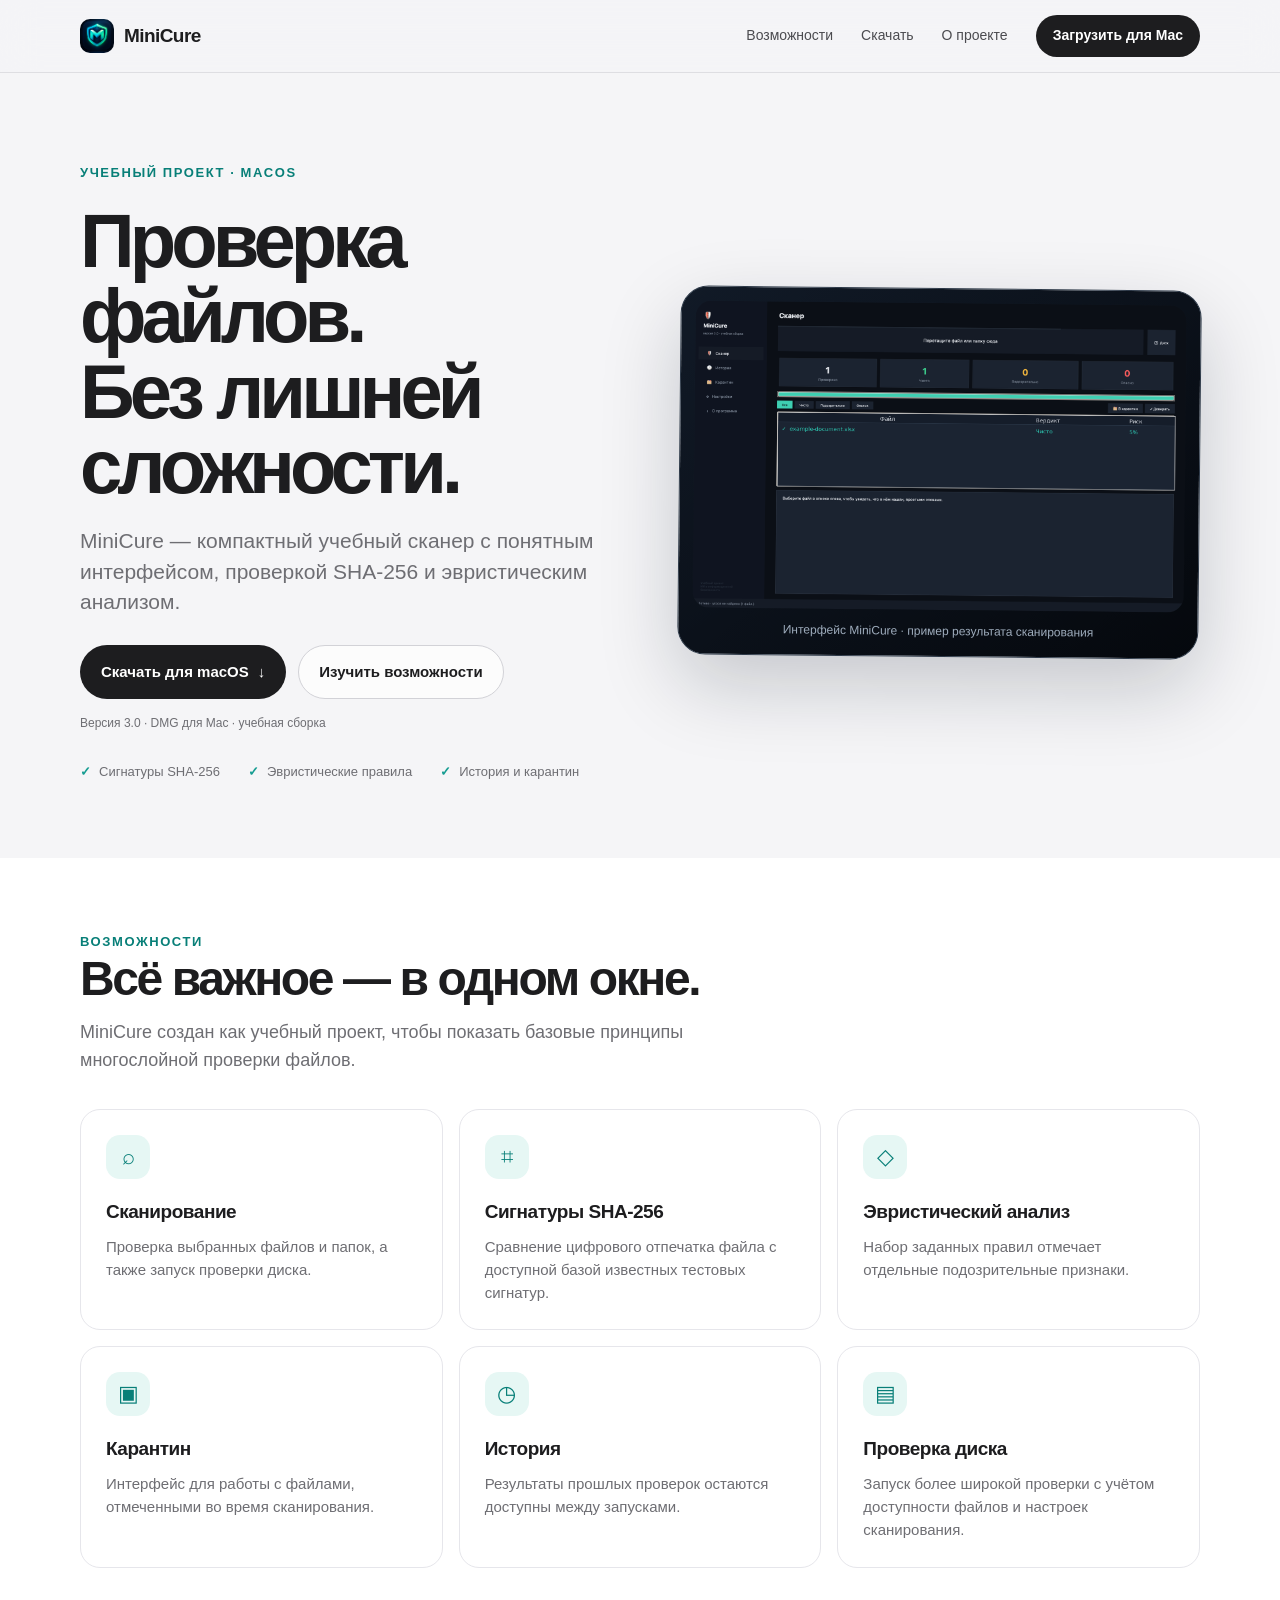
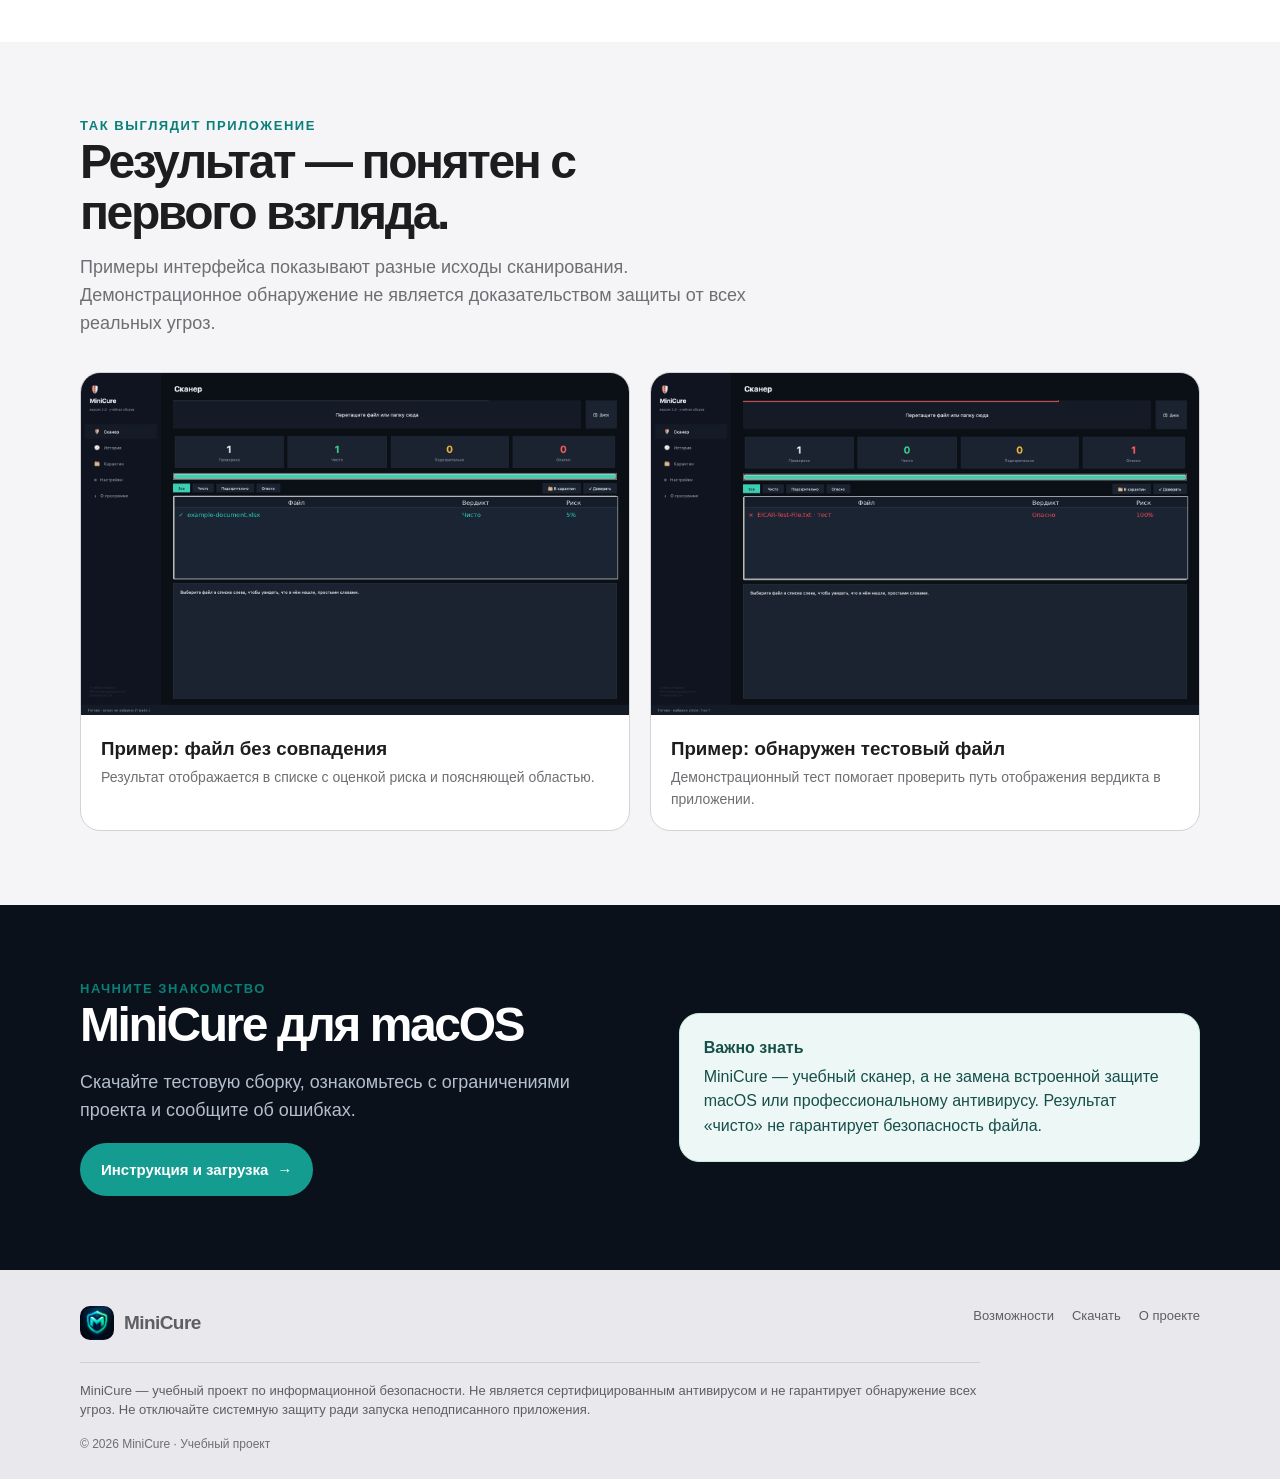
<file: index.html>
<!doctype html>
<html lang="ru"><head><meta charset="utf-8"><meta name="viewport" content="width=device-width,initial-scale=1"><meta name="theme-color" content="#f5f5f7"><meta name="description" content="MiniCure — учебный сканер безопасности для macOS. Проверка файлов по SHA-256, эвристический анализ, карантин и история сканирований."><title>MiniCure — простая проверка файлов на Mac</title><link rel="icon" type="image/png" href="assets/minicure-logo.png"><link rel="stylesheet" href="assets/site.css"></head>
<body><header class="site-header"><div class="wrap nav"><a class="brand" href="index.html"><img src="assets/minicure-logo.png" alt="Логотип MiniCure">MiniCure</a><button class="menu-toggle" aria-label="Открыть меню" aria-expanded="false">☰</button><nav class="nav-links"><a href="features.html">Возможности</a><a href="download.html">Скачать</a><a href="about.html">О проекте</a><a class="nav-cta" href="download.html">Загрузить для Mac</a></nav></div></header>
<main><section class="hero"><div class="wrap hero-grid"><div><div class="eyebrow">Учебный проект · macOS</div><h1>Проверка файлов.<br>Без лишней сложности.</h1><p class="lead">MiniCure — компактный учебный сканер с понятным интерфейсом, проверкой SHA-256 и эвристическим анализом.</p><div class="actions"><a class="button button-dark" href="download.html">Скачать для macOS <span aria-hidden="true">↓</span></a><a class="button button-light" href="features.html">Изучить возможности</a></div><p class="fine">Версия 3.0 · DMG для Mac · учебная сборка</p><div class="trust-row"><span>Сигнатуры SHA-256</span><span>Эвристические правила</span><span>История и карантин</span></div></div><div><div class="device"><img src="assets/scanner-clean.png" alt="Интерфейс MiniCure: результат проверки тестового чистого документа"><div class="device-label">Интерфейс MiniCure · пример результата сканирования</div></div></div></div></section>
<section class="section section-white"><div class="wrap"><div class="section-head"><div class="eyebrow">Возможности</div><h2>Всё важное — в одном окне.</h2><p>MiniCure создан как учебный проект, чтобы показать базовые принципы многослойной проверки файлов.</p></div><div class="grid"><article class="feature"><div class="feature-icon">⌕</div><h3>Сканирование</h3><p>Проверка выбранных файлов и папок, а также запуск проверки диска.</p></article><article class="feature"><div class="feature-icon">⌗</div><h3>Сигнатуры SHA-256</h3><p>Сравнение цифрового отпечатка файла с доступной базой известных тестовых сигнатур.</p></article><article class="feature"><div class="feature-icon">◇</div><h3>Эвристический анализ</h3><p>Набор заданных правил отмечает отдельные подозрительные признаки.</p></article><article class="feature"><div class="feature-icon">▣</div><h3>Карантин</h3><p>Интерфейс для работы с файлами, отмеченными во время сканирования.</p></article><article class="feature"><div class="feature-icon">◷</div><h3>История</h3><p>Результаты прошлых проверок остаются доступны между запусками.</p></article><article class="feature"><div class="feature-icon">▤</div><h3>Проверка диска</h3><p>Запуск более широкой проверки с учётом доступности файлов и настроек сканирования.</p></article></div></div></section>
<section class="section"><div class="wrap"><div class="section-head"><div class="eyebrow">Так выглядит приложение</div><h2>Результат — понятен с первого взгляда.</h2><p>Примеры интерфейса показывают разные исходы сканирования. Демонстрационное обнаружение не является доказательством защиты от всех реальных угроз.</p></div><div class="shots"><article class="shot-card"><img src="assets/scanner-clean.png" alt="MiniCure показывает пример чистого файла"><div><h3>Пример: файл без совпадения</h3><p>Результат отображается в списке с оценкой риска и поясняющей областью.</p></div></article><article class="shot-card"><img src="assets/scanner-detection.png" alt="MiniCure показывает обнаружение демонстрационного тестового файла"><div><h3>Пример: обнаружен тестовый файл</h3><p>Демонстрационный тест помогает проверить путь отображения вердикта в приложении.</p></div></article></div></div></section>
<section class="section section-dark"><div class="wrap hero-grid"><div><div class="eyebrow">Начните знакомство</div><h2>MiniCure для macOS</h2><p style="color:#b3bfcd;font-size:18px">Скачайте тестовую сборку, ознакомьтесь с ограничениями проекта и сообщите об ошибках.</p><div class="actions"><a class="button button-teal" href="download.html">Инструкция и загрузка <span aria-hidden="true">→</span></a></div></div><div class="callout"><strong>Важно знать</strong>MiniCure — учебный сканер, а не замена встроенной защите macOS или профессиональному антивирусу. Результат «чисто» не гарантирует безопасность файла.</div></div></section></main>
<footer class="site-footer"><div class="wrap"><div class="footer-top"><a class="brand" href="index.html"><img src="assets/minicure-logo.png" alt="">MiniCure</a><div class="footer-links"><a href="features.html">Возможности</a><a href="download.html">Скачать</a><a href="about.html">О проекте</a></div></div><div class="footer-note">MiniCure — учебный проект по информационной безопасности. Не является сертифицированным антивирусом и не гарантирует обнаружение всех угроз. Не отключайте системную защиту ради запуска неподписанного приложения.</div><div class="fine">© 2026 MiniCure · Учебный проект</div></div></footer><script src="assets/site.js"></script></body></html>
</file>
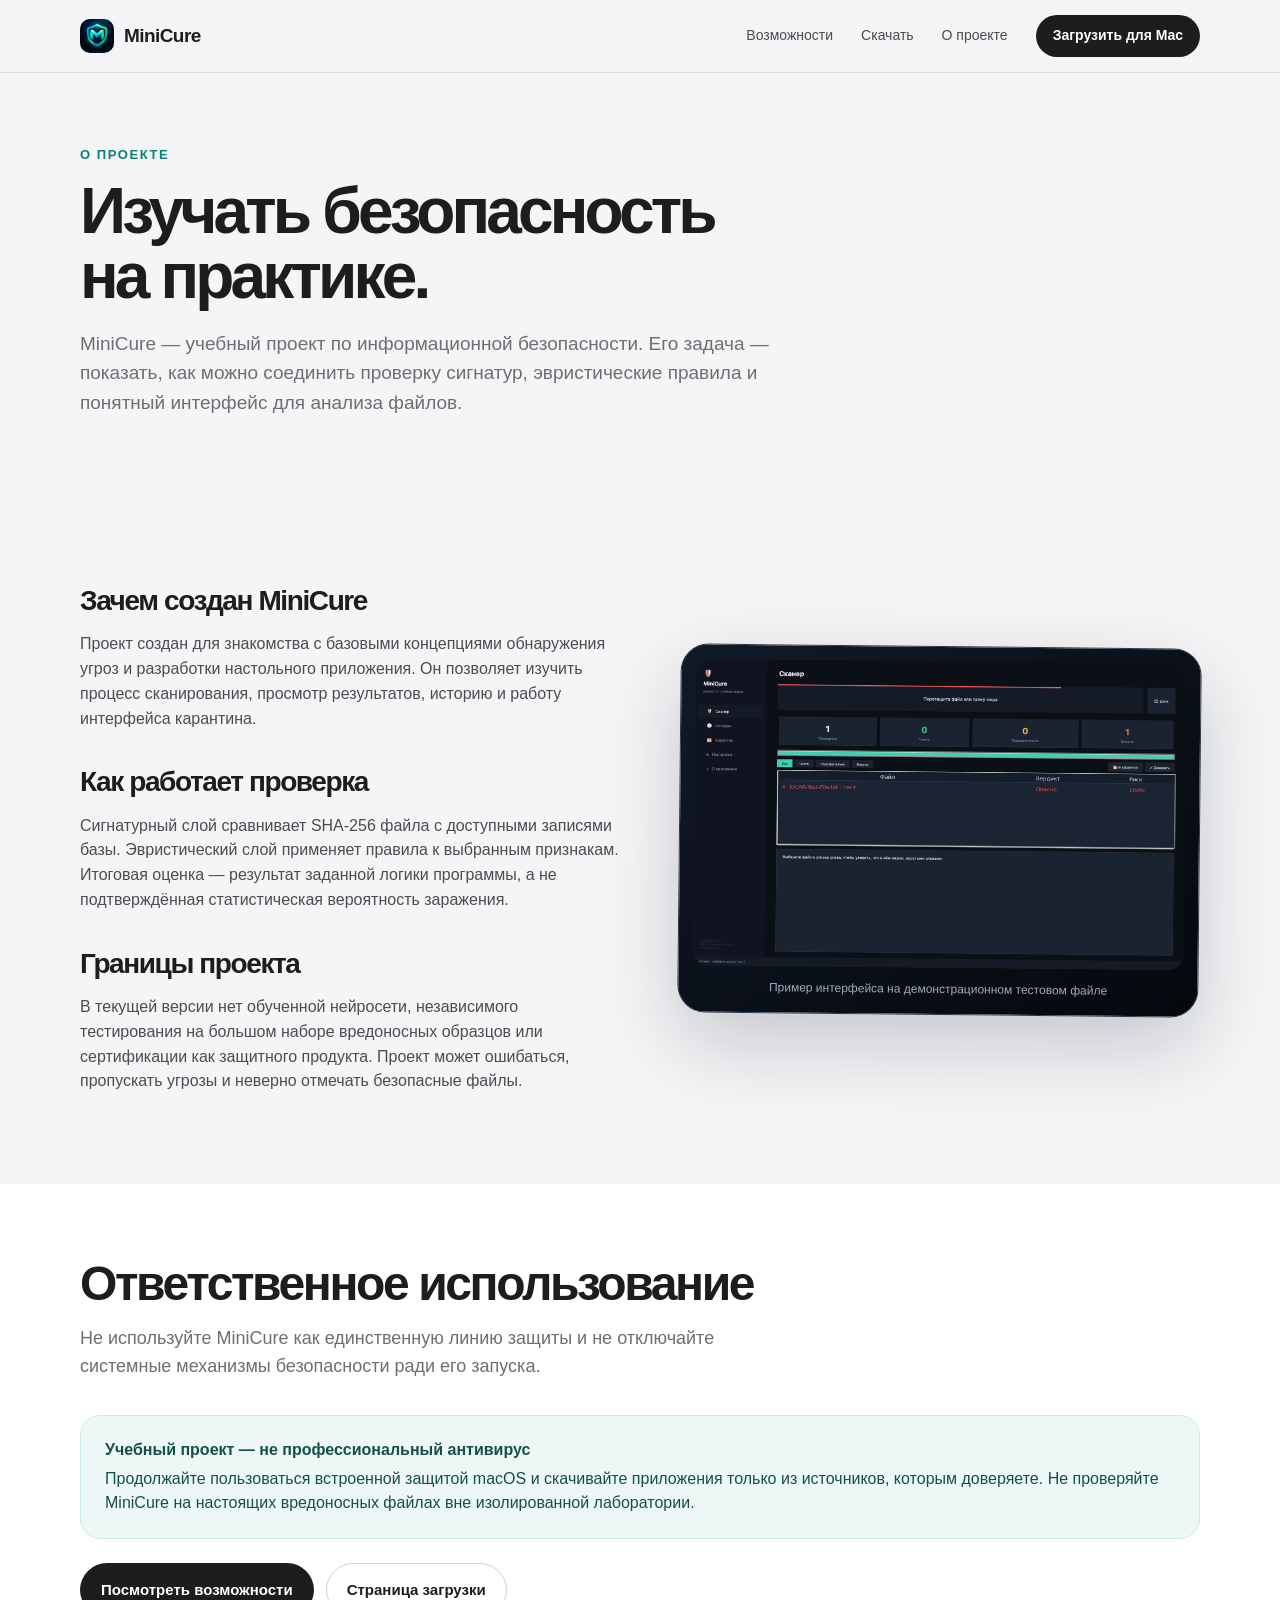
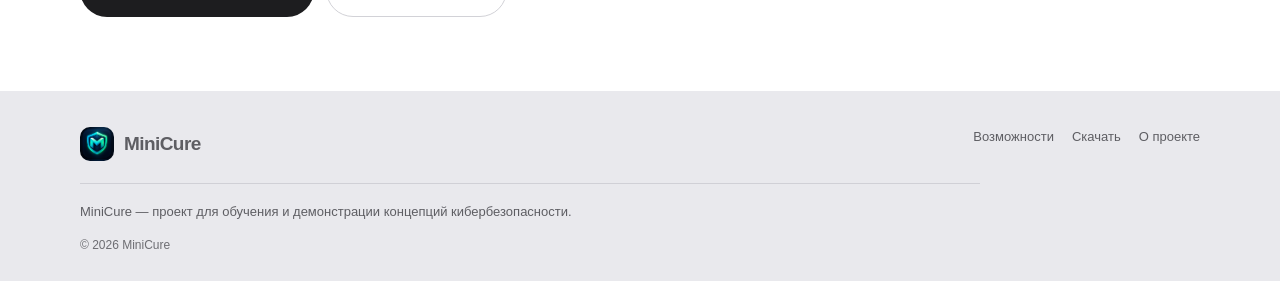
<file: about.html>
<!doctype html><html lang="ru"><head><meta charset="utf-8"><meta name="viewport" content="width=device-width,initial-scale=1"><meta name="description" content="О MiniCure — учебном проекте по информационной безопасности."><title>О проекте — MiniCure</title><link rel="icon" href="assets/minicure-logo.png"><link rel="stylesheet" href="assets/site.css"></head><body><header class="site-header"><div class="wrap nav"><a class="brand" href="index.html"><img src="assets/minicure-logo.png" alt="">MiniCure</a><button class="menu-toggle" aria-label="Открыть меню" aria-expanded="false">☰</button><nav class="nav-links"><a href="features.html">Возможности</a><a href="download.html">Скачать</a><a href="about.html">О проекте</a><a class="nav-cta" href="download.html">Загрузить для Mac</a></nav></div></header><main><section class="page-hero"><div class="wrap"><div class="eyebrow">О проекте</div><h1>Изучать безопасность<br>на практике.</h1><p>MiniCure — учебный проект по информационной безопасности. Его задача — показать, как можно соединить проверку сигнатур, эвристические правила и понятный интерфейс для анализа файлов.</p></div></section><section class="section"><div class="wrap hero-grid"><div class="prose"><h2>Зачем создан MiniCure</h2><p>Проект создан для знакомства с базовыми концепциями обнаружения угроз и разработки настольного приложения. Он позволяет изучить процесс сканирования, просмотр результатов, историю и работу интерфейса карантина.</p><h2>Как работает проверка</h2><p>Сигнатурный слой сравнивает SHA-256 файла с доступными записями базы. Эвристический слой применяет правила к выбранным признакам. Итоговая оценка — результат заданной логики программы, а не подтверждённая статистическая вероятность заражения.</p><h2>Границы проекта</h2><p>В текущей версии нет обученной нейросети, независимого тестирования на большом наборе вредоносных образцов или сертификации как защитного продукта. Проект может ошибаться, пропускать угрозы и неверно отмечать безопасные файлы.</p></div><div><div class="device"><img src="assets/scanner-detection.png" alt="Пример тестового результата в MiniCure"><div class="device-label">Пример интерфейса на демонстрационном тестовом файле</div></div></div></div></section><section class="section section-white"><div class="wrap"><div class="section-head"><h2>Ответственное использование</h2><p>Не используйте MiniCure как единственную линию защиты и не отключайте системные механизмы безопасности ради его запуска.</p></div><div class="callout"><strong>Учебный проект — не профессиональный антивирус</strong>Продолжайте пользоваться встроенной защитой macOS и скачивайте приложения только из источников, которым доверяете. Не проверяйте MiniCure на настоящих вредоносных файлах вне изолированной лаборатории.</div><div class="actions" style="margin-top:24px"><a class="button button-dark" href="features.html">Посмотреть возможности</a><a class="button button-light" href="download.html">Страница загрузки</a></div></div></section></main><footer class="site-footer"><div class="wrap"><div class="footer-top"><a class="brand" href="index.html"><img src="assets/minicure-logo.png" alt="">MiniCure</a><div class="footer-links"><a href="features.html">Возможности</a><a href="download.html">Скачать</a><a href="about.html">О проекте</a></div></div><div class="footer-note">MiniCure — проект для обучения и демонстрации концепций кибербезопасности.</div><div class="fine">© 2026 MiniCure</div></div></footer><script src="assets/site.js"></script></body></html>
</file>
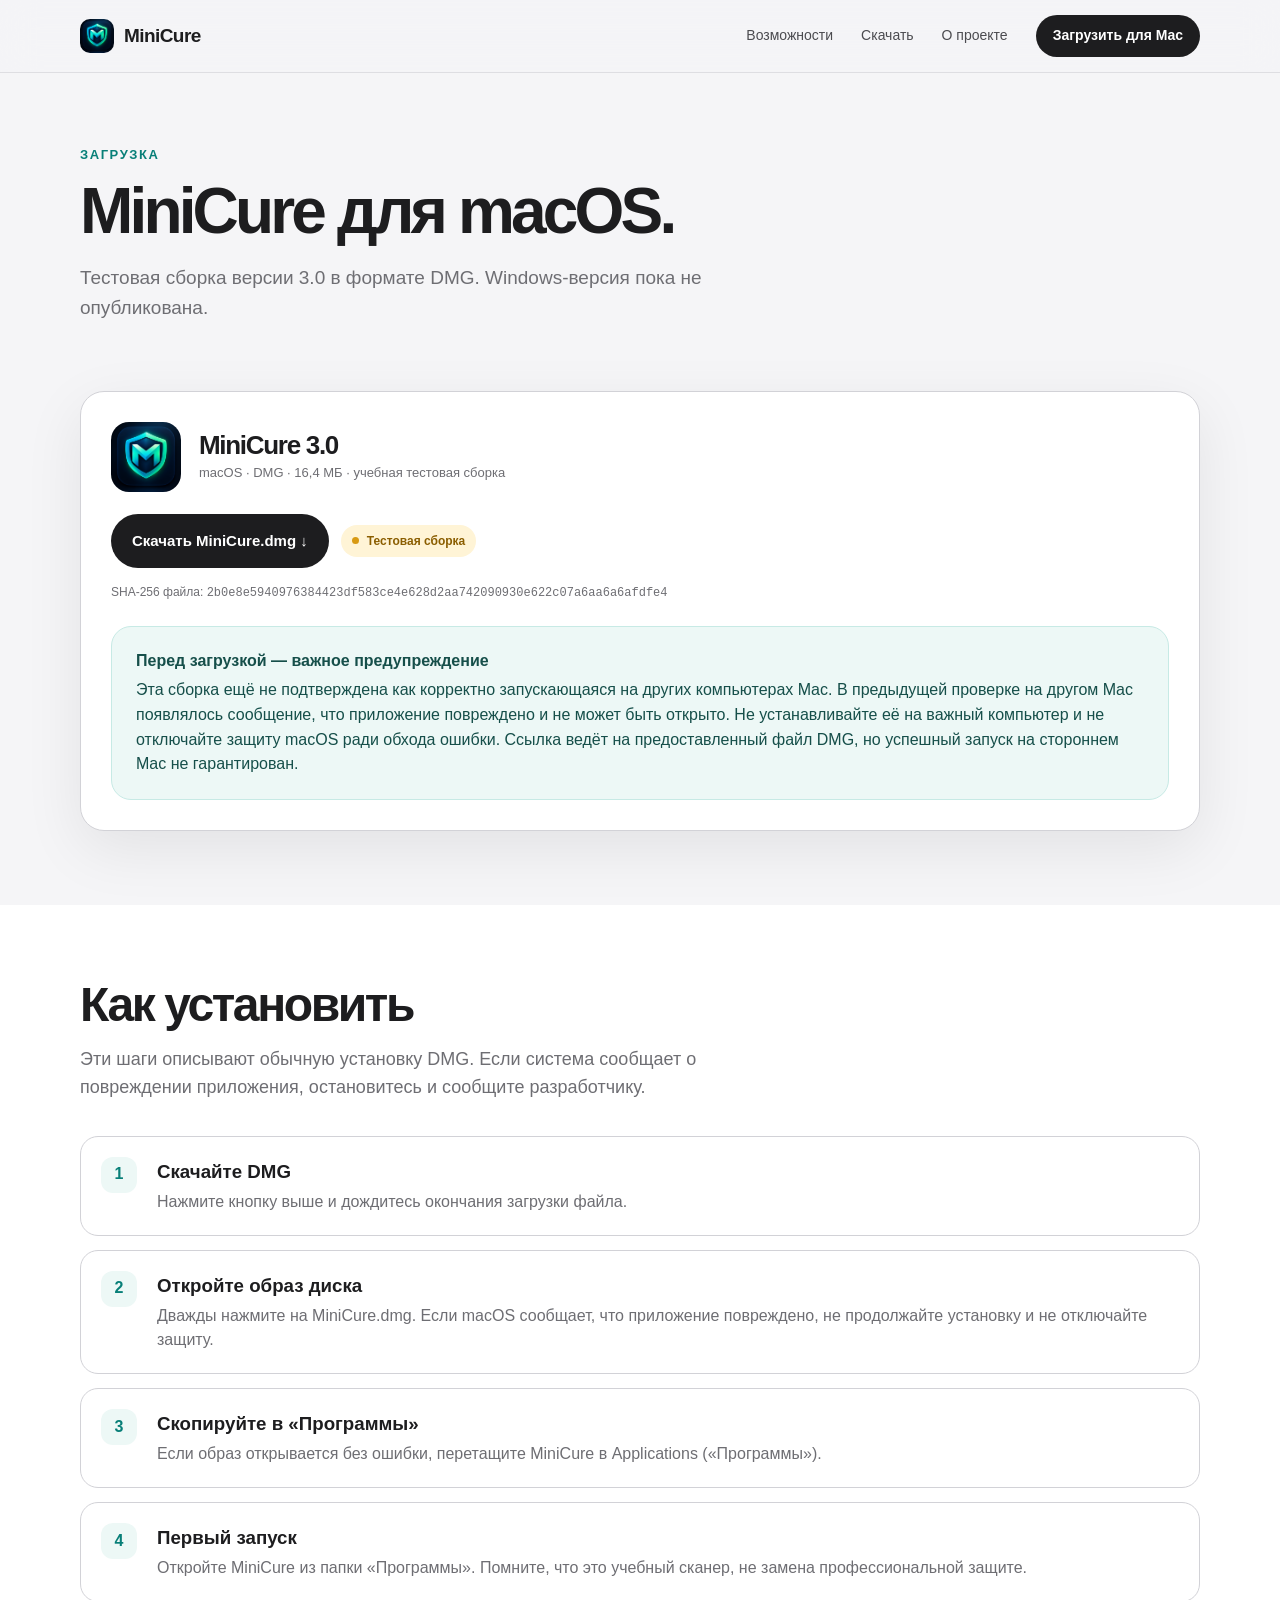
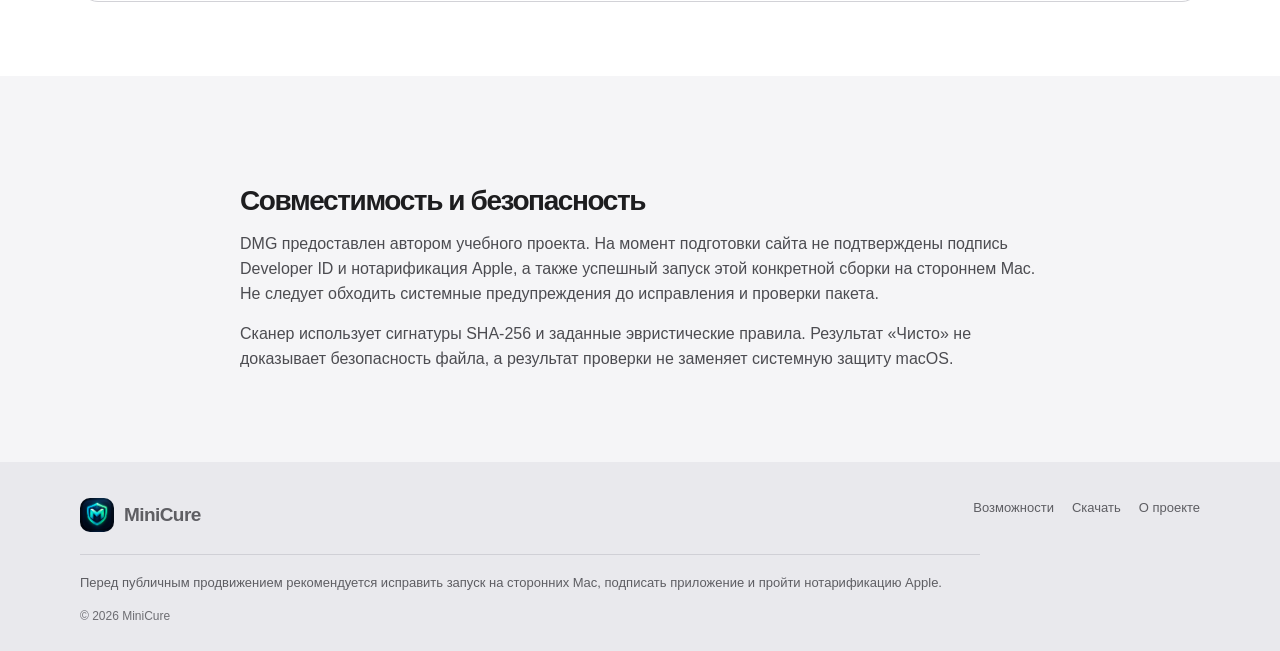
<file: download.html>
<!doctype html><html lang="ru"><head><meta charset="utf-8"><meta name="viewport" content="width=device-width,initial-scale=1"><meta name="description" content="Загрузка учебной сборки MiniCure для macOS и инструкция по установке."><title>Скачать MiniCure для macOS</title><link rel="icon" href="assets/minicure-logo.png"><link rel="stylesheet" href="assets/site.css"></head><body><header class="site-header"><div class="wrap nav"><a class="brand" href="index.html"><img src="assets/minicure-logo.png" alt="">MiniCure</a><button class="menu-toggle" aria-label="Открыть меню" aria-expanded="false">☰</button><nav class="nav-links"><a href="features.html">Возможности</a><a href="download.html">Скачать</a><a href="about.html">О проекте</a><a class="nav-cta" href="#download">Загрузить для Mac</a></nav></div></header><main><section class="page-hero"><div class="wrap"><div class="eyebrow">Загрузка</div><h1>MiniCure для macOS.</h1><p>Тестовая сборка версии 3.0 в формате DMG. Windows-версия пока не опубликована.</p></div></section><section class="section" style="padding-top:10px"><div class="wrap"><article class="download-card" id="download"><div class="download-card-top"><img src="assets/minicure-logo.png" alt="Логотип MiniCure"><div><h2>MiniCure 3.0</h2><div class="meta">macOS · DMG · 16,4 МБ · учебная тестовая сборка</div></div></div><div class="download-controls"><a class="button button-dark" href="downloads/MiniCure.dmg" download>Скачать MiniCure.dmg ↓</a><span class="status">Тестовая сборка</span></div><p class="fine">SHA-256 файла: <code>2b0e8e5940976384423df583ce4e628d2aa742090930e622c07a6aa6a6afdfe4</code></p><div class="callout" style="margin-top:24px"><strong>Перед загрузкой — важное предупреждение</strong>Эта сборка ещё не подтверждена как корректно запускающаяся на других компьютерах Mac. В предыдущей проверке на другом Mac появлялось сообщение, что приложение повреждено и не может быть открыто. Не устанавливайте её на важный компьютер и не отключайте защиту macOS ради обхода ошибки. Ссылка ведёт на предоставленный файл DMG, но успешный запуск на стороннем Mac не гарантирован.</div></article></div></section><section class="section section-white"><div class="wrap"><div class="section-head"><h2>Как установить</h2><p>Эти шаги описывают обычную установку DMG. Если система сообщает о повреждении приложения, остановитесь и сообщите разработчику.</p></div><div class="steps"><div class="step"><div><h3>Скачайте DMG</h3><p>Нажмите кнопку выше и дождитесь окончания загрузки файла.</p></div></div><div class="step"><div><h3>Откройте образ диска</h3><p>Дважды нажмите на MiniCure.dmg. Если macOS сообщает, что приложение повреждено, не продолжайте установку и не отключайте защиту.</p></div></div><div class="step"><div><h3>Скопируйте в «Программы»</h3><p>Если образ открывается без ошибки, перетащите MiniCure в Applications («Программы»).</p></div></div><div class="step"><div><h3>Первый запуск</h3><p>Откройте MiniCure из папки «Программы». Помните, что это учебный сканер, не замена профессиональной защите.</p></div></div></div></div></section><section class="section"><div class="wrap prose"><h2>Совместимость и безопасность</h2><p>DMG предоставлен автором учебного проекта. На момент подготовки сайта не подтверждены подпись Developer ID и нотарификация Apple, а также успешный запуск этой конкретной сборки на стороннем Mac. Не следует обходить системные предупреждения до исправления и проверки пакета.</p><p>Сканер использует сигнатуры SHA-256 и заданные эвристические правила. Результат «Чисто» не доказывает безопасность файла, а результат проверки не заменяет системную защиту macOS.</p></div></section></main><footer class="site-footer"><div class="wrap"><div class="footer-top"><a class="brand" href="index.html"><img src="assets/minicure-logo.png" alt="">MiniCure</a><div class="footer-links"><a href="features.html">Возможности</a><a href="download.html">Скачать</a><a href="about.html">О проекте</a></div></div><div class="footer-note">Перед публичным продвижением рекомендуется исправить запуск на сторонних Mac, подписать приложение и пройти нотарификацию Apple.</div><div class="fine">© 2026 MiniCure</div></div></footer><script src="assets/site.js"></script></body></html>
</file>
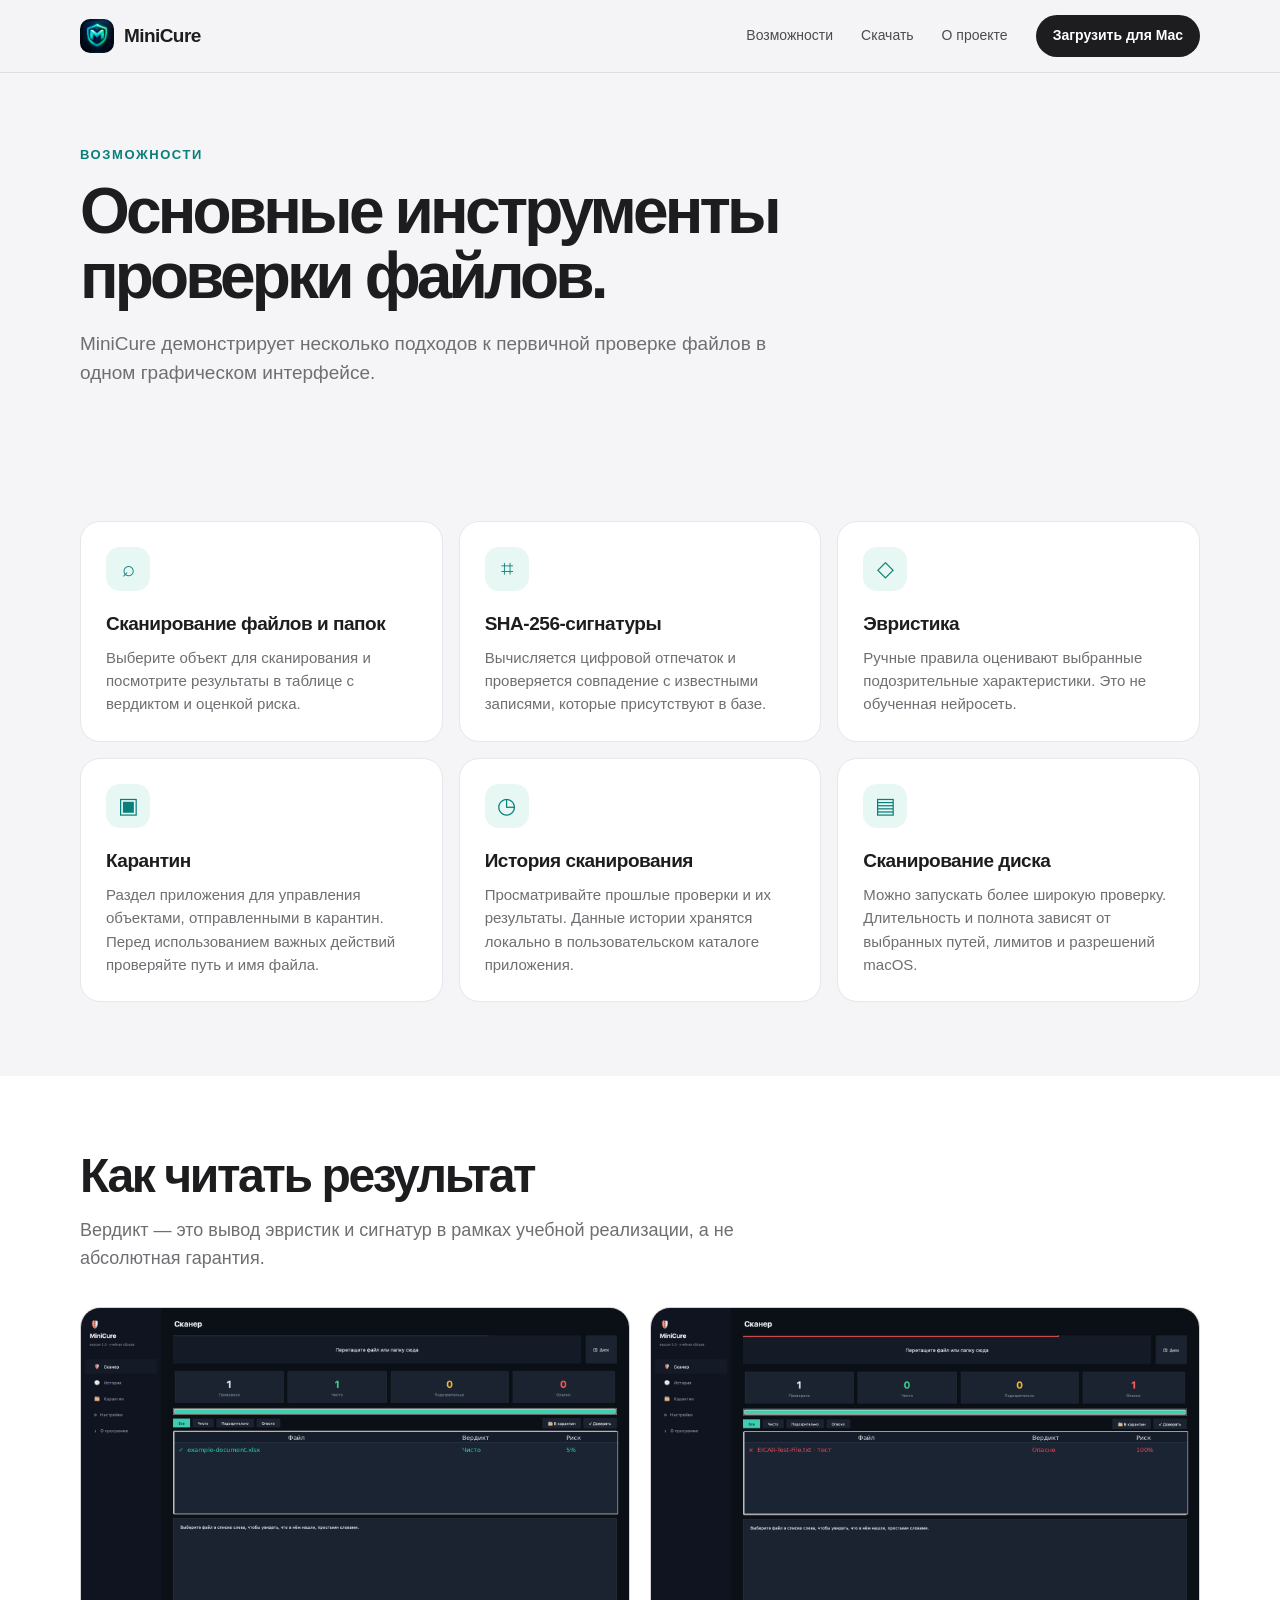
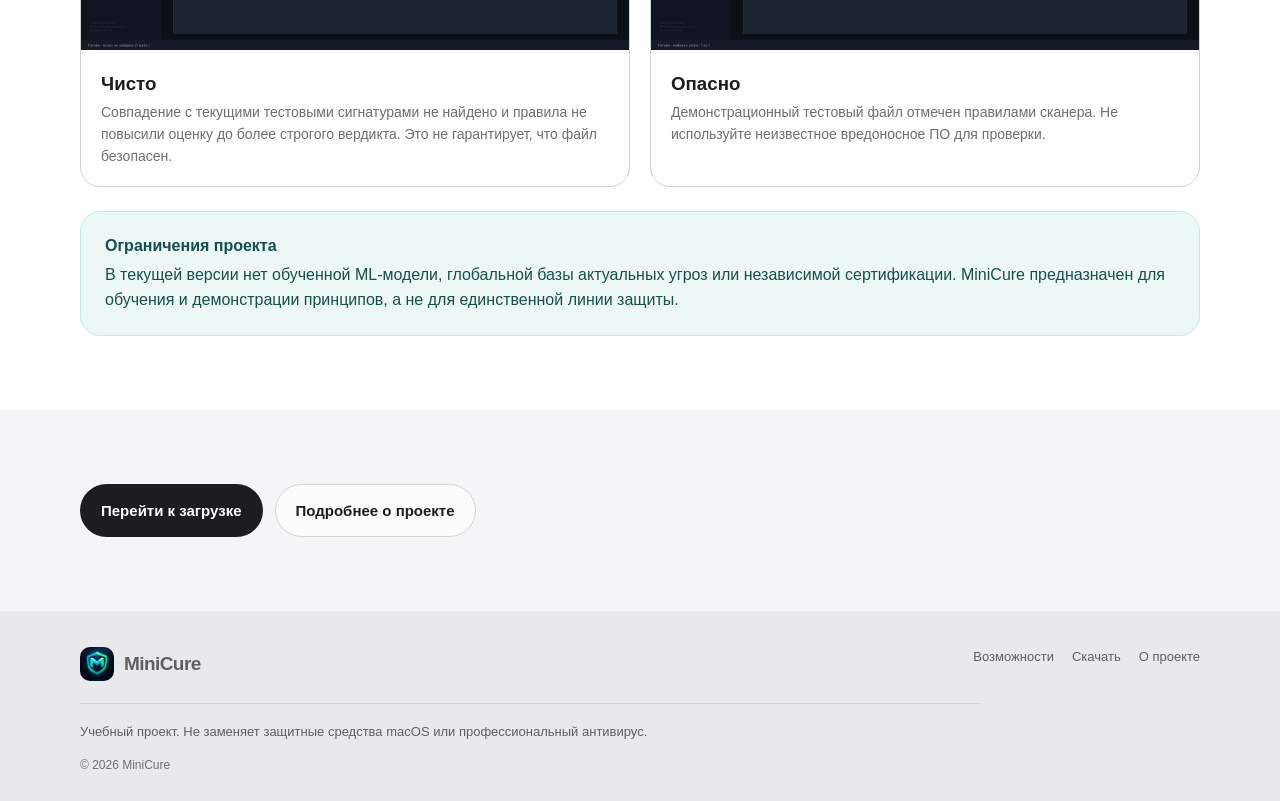
<file: features.html>
<!doctype html><html lang="ru"><head><meta charset="utf-8"><meta name="viewport" content="width=device-width,initial-scale=1"><meta name="description" content="Возможности учебного сканера MiniCure для macOS."><title>Возможности — MiniCure</title><link rel="icon" href="assets/minicure-logo.png"><link rel="stylesheet" href="assets/site.css"></head><body><header class="site-header"><div class="wrap nav"><a class="brand" href="index.html"><img src="assets/minicure-logo.png" alt="">MiniCure</a><button class="menu-toggle" aria-label="Открыть меню" aria-expanded="false">☰</button><nav class="nav-links"><a href="features.html">Возможности</a><a href="download.html">Скачать</a><a href="about.html">О проекте</a><a class="nav-cta" href="download.html">Загрузить для Mac</a></nav></div></header><main><section class="page-hero"><div class="wrap"><div class="eyebrow">Возможности</div><h1>Основные инструменты<br>проверки файлов.</h1><p>MiniCure демонстрирует несколько подходов к первичной проверке файлов в одном графическом интерфейсе.</p></div></section><section class="section"><div class="wrap"><div class="grid"><article class="feature"><div class="feature-icon">⌕</div><h3>Сканирование файлов и папок</h3><p>Выберите объект для сканирования и посмотрите результаты в таблице с вердиктом и оценкой риска.</p></article><article class="feature"><div class="feature-icon">⌗</div><h3>SHA-256-сигнатуры</h3><p>Вычисляется цифровой отпечаток и проверяется совпадение с известными записями, которые присутствуют в базе.</p></article><article class="feature"><div class="feature-icon">◇</div><h3>Эвристика</h3><p>Ручные правила оценивают выбранные подозрительные характеристики. Это не обученная нейросеть.</p></article><article class="feature"><div class="feature-icon">▣</div><h3>Карантин</h3><p>Раздел приложения для управления объектами, отправленными в карантин. Перед использованием важных действий проверяйте путь и имя файла.</p></article><article class="feature"><div class="feature-icon">◷</div><h3>История сканирования</h3><p>Просматривайте прошлые проверки и их результаты. Данные истории хранятся локально в пользовательском каталоге приложения.</p></article><article class="feature"><div class="feature-icon">▤</div><h3>Сканирование диска</h3><p>Можно запускать более широкую проверку. Длительность и полнота зависят от выбранных путей, лимитов и разрешений macOS.</p></article></div></div></section><section class="section section-white"><div class="wrap"><div class="section-head"><h2>Как читать результат</h2><p>Вердикт — это вывод эвристик и сигнатур в рамках учебной реализации, а не абсолютная гарантия.</p></div><div class="shots"><article class="shot-card"><img src="assets/scanner-clean.png" alt="Пример чистого результата"><div><h3>Чисто</h3><p>Совпадение с текущими тестовыми сигнатурами не найдено и правила не повысили оценку до более строгого вердикта. Это не гарантирует, что файл безопасен.</p></div></article><article class="shot-card"><img src="assets/scanner-detection.png" alt="Пример демонстрационного обнаружения"><div><h3>Опасно</h3><p>Демонстрационный тестовый файл отмечен правилами сканера. Не используйте неизвестное вредоносное ПО для проверки.</p></div></article></div><div class="callout" style="margin-top:24px"><strong>Ограничения проекта</strong>В текущей версии нет обученной ML-модели, глобальной базы актуальных угроз или независимой сертификации. MiniCure предназначен для обучения и демонстрации принципов, а не для единственной линии защиты.</div></div></section><section class="section"><div class="wrap"><div class="actions"><a class="button button-dark" href="download.html">Перейти к загрузке</a><a class="button button-light" href="about.html">Подробнее о проекте</a></div></div></section></main><footer class="site-footer"><div class="wrap"><div class="footer-top"><a class="brand" href="index.html"><img src="assets/minicure-logo.png" alt="">MiniCure</a><div class="footer-links"><a href="features.html">Возможности</a><a href="download.html">Скачать</a><a href="about.html">О проекте</a></div></div><div class="footer-note">Учебный проект. Не заменяет защитные средства macOS или профессиональный антивирус.</div><div class="fine">© 2026 MiniCure</div></div></footer><script src="assets/site.js"></script></body></html>
</file>
<file: assets/site.css>
:root{--bg:#f5f5f7;--ink:#1d1d1f;--muted:#6e6e73;--line:#d2d2d7;--white:#fff;--teal:#159c91;--teal-dark:#087f78;--navy:#0b111b;--navy-2:#151d2a;--radius:24px;--shadow:0 18px 60px rgba(0,0,0,.08)}
*{box-sizing:border-box}html{scroll-behavior:smooth}body{margin:0;background:var(--bg);color:var(--ink);font-family:-apple-system,BlinkMacSystemFont,"SF Pro Display","Helvetica Neue",Arial,sans-serif;line-height:1.55;-webkit-font-smoothing:antialiased}a{color:inherit;text-decoration:none}button,a{touch-action:manipulation}.wrap{width:min(1120px,calc(100% - 40px));margin:auto}.site-header{position:sticky;top:0;z-index:10;background:rgba(245,245,247,.82);backdrop-filter:blur(18px);border-bottom:1px solid rgba(210,210,215,.65)}.nav{height:72px;display:flex;align-items:center;justify-content:space-between;gap:24px}.brand{display:flex;align-items:center;gap:10px;font-size:19px;font-weight:700;letter-spacing:-.03em}.brand img{width:34px;height:34px;border-radius:10px;object-fit:cover}.nav-links{display:flex;gap:28px;align-items:center;color:#4b4b50;font-size:14px}.nav-links a:hover,.footer-links a:hover{color:var(--teal-dark)}.nav-cta{background:var(--ink);color:#fff!important;padding:10px 17px;border-radius:999px;font-weight:600}.menu-toggle{display:none;border:0;background:transparent;font-size:24px}.hero{padding:90px 0 76px}.hero-grid{display:grid;grid-template-columns:1.02fr .98fr;align-items:center;gap:56px}.eyebrow{font-size:13px;letter-spacing:.12em;text-transform:uppercase;color:var(--teal-dark);font-weight:700}.hero h1{font-size:clamp(44px,6.5vw,76px);letter-spacing:-.065em;line-height:.99;margin:20px 0 22px;font-weight:750}.hero p.lead{font-size:21px;color:var(--muted);max-width:560px;margin:0 0 28px;line-height:1.45}.actions{display:flex;gap:12px;flex-wrap:wrap}.button{display:inline-flex;align-items:center;justify-content:center;gap:9px;padding:14px 20px;border-radius:999px;font-weight:650;font-size:15px;border:1px solid transparent;transition:transform .15s,background .15s}.button:hover{transform:translateY(-1px)}.button-dark{background:var(--ink);color:#fff}.button-teal{background:var(--teal);color:#fff}.button-light{background:rgba(255,255,255,.7);border-color:var(--line)}.fine{font-size:12px;color:var(--muted);margin-top:15px}.device{background:linear-gradient(145deg,#111a27,#05080d);padding:14px;border-radius:28px;box-shadow:0 30px 80px rgba(8,22,37,.2);border:1px solid #2e3a49;transform:rotate(.6deg)}.device img{display:block;width:100%;border-radius:16px}.device-label{color:#9eacbc;font-size:12px;text-align:center;padding:12px 4px 1px}.trust-row{display:flex;gap:28px;flex-wrap:wrap;color:var(--muted);font-size:13px;margin-top:30px}.trust-row span:before{content:'✓';color:var(--teal);font-weight:800;margin-right:8px}.section{padding:74px 0}.section-white{background:#fff}.section-dark{background:var(--navy);color:#fff}.section-head{max-width:680px;margin-bottom:34px}.section h2{font-size:clamp(32px,4vw,48px);line-height:1.08;letter-spacing:-.05em;margin:0 0 15px}.section-head p{font-size:18px;color:var(--muted);margin:0}.section-dark .section-head p{color:#aab5c4}.grid{display:grid;grid-template-columns:repeat(3,1fr);gap:16px}.feature{background:#fff;border:1px solid #e6e6eb;border-radius:20px;padding:25px;min-height:190px}.section-dark .feature{background:#141e2b;border-color:#263445}.feature-icon{width:44px;height:44px;display:grid;place-items:center;border-radius:14px;background:#e6f7f4;color:var(--teal-dark);font-size:22px;margin-bottom:18px}.section-dark .feature-icon{background:#102e32;color:#4fe2cf}.feature h3{margin:0 0 8px;font-size:19px;letter-spacing:-.025em}.feature p{color:var(--muted);font-size:15px;margin:0}.section-dark .feature p{color:#b3bfcd}.callout{background:#edf8f6;border:1px solid #c7eae5;border-radius:20px;padding:22px 24px;color:#164f4a}.callout strong{display:block;margin-bottom:4px}.shots{display:grid;grid-template-columns:1fr 1fr;gap:20px}.shot-card{overflow:hidden;background:#fff;border:1px solid var(--line);border-radius:20px}.shot-card img{display:block;width:100%;height:auto;background:#111}.shot-card div{padding:19px 20px}.shot-card h3{margin:0 0 4px}.shot-card p{margin:0;color:var(--muted);font-size:14px}.page-hero{padding:72px 0 40px}.page-hero h1{font-size:clamp(40px,6vw,64px);letter-spacing:-.06em;line-height:1.02;margin:14px 0}.page-hero p{font-size:19px;color:var(--muted);max-width:720px}.prose{max-width:800px}.prose h2{font-size:28px;margin:36px 0 12px}.prose p,.prose li{color:#4c4c51}.prose ul{padding-left:22px}.download-card{background:#fff;border:1px solid var(--line);border-radius:24px;padding:30px;box-shadow:var(--shadow)}.download-card-top{display:flex;align-items:center;gap:18px}.download-card-top img{width:70px;height:70px;border-radius:18px;object-fit:cover}.download-card h2{margin:0;font-size:26px}.download-card .meta{font-size:13px;color:var(--muted);margin-top:4px}.download-controls{margin-top:22px;display:flex;gap:12px;align-items:center;flex-wrap:wrap}.status{display:inline-flex;align-items:center;gap:8px;color:#8b5e00;background:#fff4d6;border-radius:999px;padding:7px 11px;font-size:12px;font-weight:650}.status:before{content:'';width:7px;height:7px;border-radius:50%;background:#d89a13}.steps{counter-reset:steps;display:grid;gap:14px}.step{display:grid;grid-template-columns:42px 1fr;gap:14px;padding:20px;border:1px solid var(--line);border-radius:18px;background:#fff}.step:before{counter-increment:steps;content:counter(steps);display:grid;place-items:center;width:36px;height:36px;background:#edf8f6;color:var(--teal-dark);border-radius:12px;font-weight:750}.step h3{margin:0 0 4px}.step p{margin:0;color:var(--muted)}.faq details{background:#fff;border:1px solid var(--line);padding:18px 20px;border-radius:16px;margin:10px 0}.faq summary{font-weight:650;cursor:pointer}.faq p{color:var(--muted);margin-bottom:0}.site-footer{background:#e9e9ed;padding:36px 0 26px;color:#5e5e63;font-size:13px}.footer-top{display:flex;justify-content:space-between;gap:30px;flex-wrap:wrap}.footer-links{display:flex;gap:18px;flex-wrap:wrap}.footer-note{border-top:1px solid #d0d0d6;margin-top:22px;padding-top:18px;max-width:900px;line-height:1.5}.tag{display:inline-block;border:1px solid var(--line);border-radius:999px;padding:6px 10px;color:var(--muted);font-size:12px}.windows-soon{display:inline-flex;align-items:center;border-radius:999px;background:#ececf0;padding:8px 12px;color:#65656d;font-size:13px;font-weight:600}.screenshot-frame{border:1px solid #273443;padding:8px;background:#0c131d;border-radius:22px;box-shadow:var(--shadow)}.screenshot-frame img{display:block;width:100%;border-radius:14px}
@media(max-width:800px){.nav{height:64px}.menu-toggle{display:block}.nav-links{display:none;position:absolute;left:0;right:0;top:64px;padding:16px 20px 22px;background:rgba(245,245,247,.98);border-bottom:1px solid var(--line);flex-direction:column;align-items:stretch;gap:15px}.nav-links.open{display:flex}.nav-cta{text-align:center}.hero{padding:54px 0 48px}.hero-grid{grid-template-columns:1fr;gap:36px}.hero h1{font-size:clamp(43px,12vw,64px)}.hero p.lead{font-size:18px}.device{transform:none}.section{padding:54px 0}.grid{grid-template-columns:1fr}.shots{grid-template-columns:1fr}.download-card{padding:22px}.page-hero{padding:48px 0 26px}.wrap{width:min(100% - 30px,1120px)}}
</file>
